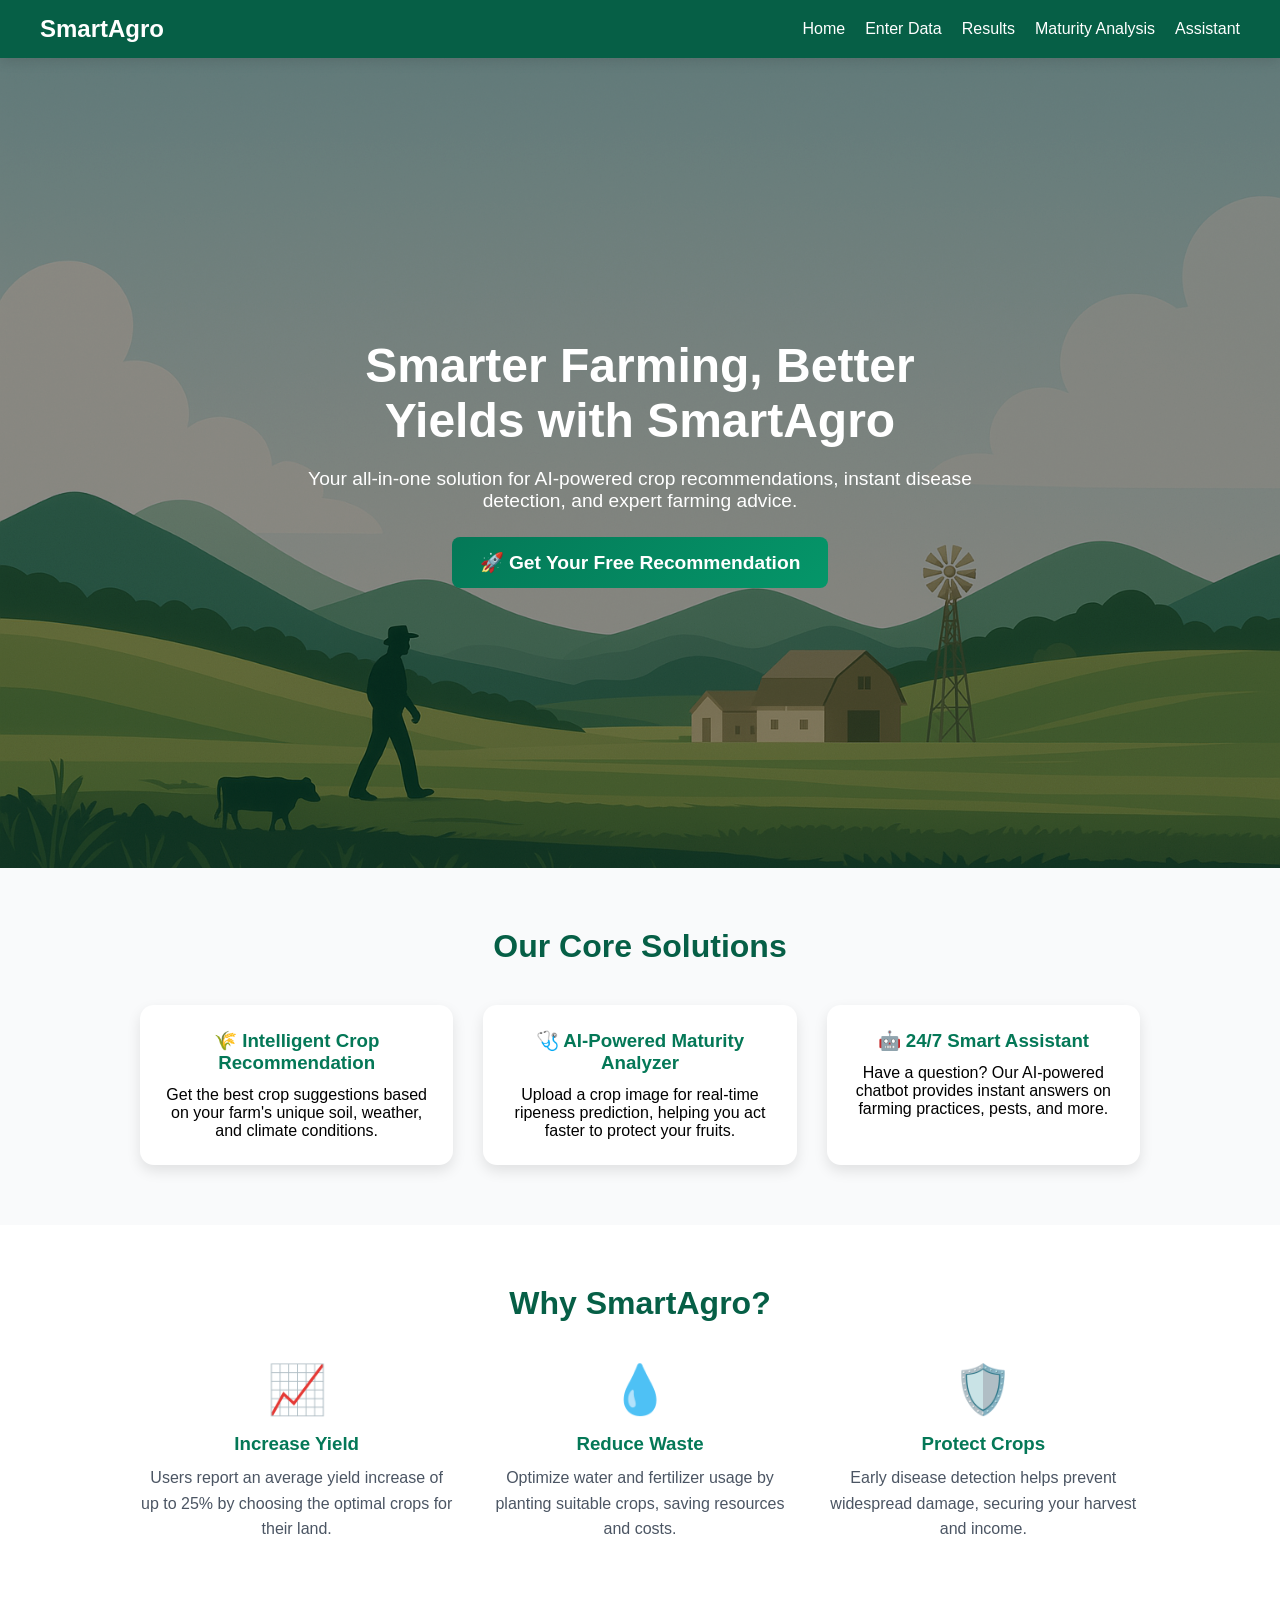
<file: frontend/index.html>
<!DOCTYPE html>
<html lang="en">
<head>
  <meta charset="UTF-8">
  <meta name="viewport" content="width=device-width, initial-scale=1.0">
  <title>SmartAgro — Home</title>
  <link rel="stylesheet" href="assets/style.css">
</head>

<body>

  <!-- NAVBAR -->
  <nav class="navbar">
    <div class="logo">SmartAgro</div>
    <div class="nav-links">
      <a href="index.html">Home</a>
      <a href="input.html">Enter Data</a>
      <a href="result.html">Results</a>
      <a href="disease.html">Maturity Analysis</a>
      <a href="chatbot.html">Assistant</a>
    </div>
  </nav>

  <!-- HERO -->
  <section class="hero">
    <div class="hero-content">
      <h1>Smarter Farming, Better Yields with SmartAgro</h1>
      <p>Your all-in-one solution for AI-powered crop recommendations, instant disease detection, and expert farming advice.</p>
      <a href="input.html" class="btn hero-btn">🚀 Get Your Free Recommendation</a>
    </div>
  </section>

  <!-- FEATURES -->
  <section class="features">
    <h2>Our Core Solutions</h2>
    <div class="feature-grid">

      <div class="feature-card">
        <h3>🌾 Intelligent Crop Recommendation</h3>
        <p>Get the best crop suggestions based on your farm's unique soil, weather, and climate conditions.</p>
      </div>

      <div class="feature-card">
        <h3>🩺 AI-Powered Maturity Analyzer</h3>
        <p>Upload a crop image for real-time ripeness prediction, helping you act faster to protect your fruits.</p>
      </div>

      <div class="feature-card">
        <h3>🤖 24/7 Smart Assistant</h3>
        <p>Have a question? Our AI-powered chatbot provides instant answers on farming practices, pests, and more.</p>
      </div>

    </div>
  </section>

  <!-- WHY US -->
  <section class="why-us">
    <h2>Why SmartAgro?</h2>
    <div class="why-us-grid">

      <div class="why-us-card">
        <div class="why-us-icon">📈</div>
        <h3>Increase Yield</h3>
        <p>Users report an average yield increase of up to 25% by choosing the optimal crops for their land.</p>
      </div>

      <div class="why-us-card">
        <div class="why-us-icon">💧</div>
        <h3>Reduce Waste</h3>
        <p>Optimize water and fertilizer usage by planting suitable crops, saving resources and costs.</p>
      </div>

      <div class="why-us-card">
        <div class="why-us-icon">🛡️</div>
        <h3>Protect Crops</h3>
        <p>Early disease detection helps prevent widespread damage, securing your harvest and income.</p>
      </div>

    </div>
  </section>

  <!-- FOOTER -->
  <footer>
    <p style="color: aliceblue;">© 2025 SmartAgro. All rights reserved. </p>
  </footer>

</body>
</html>
</file>
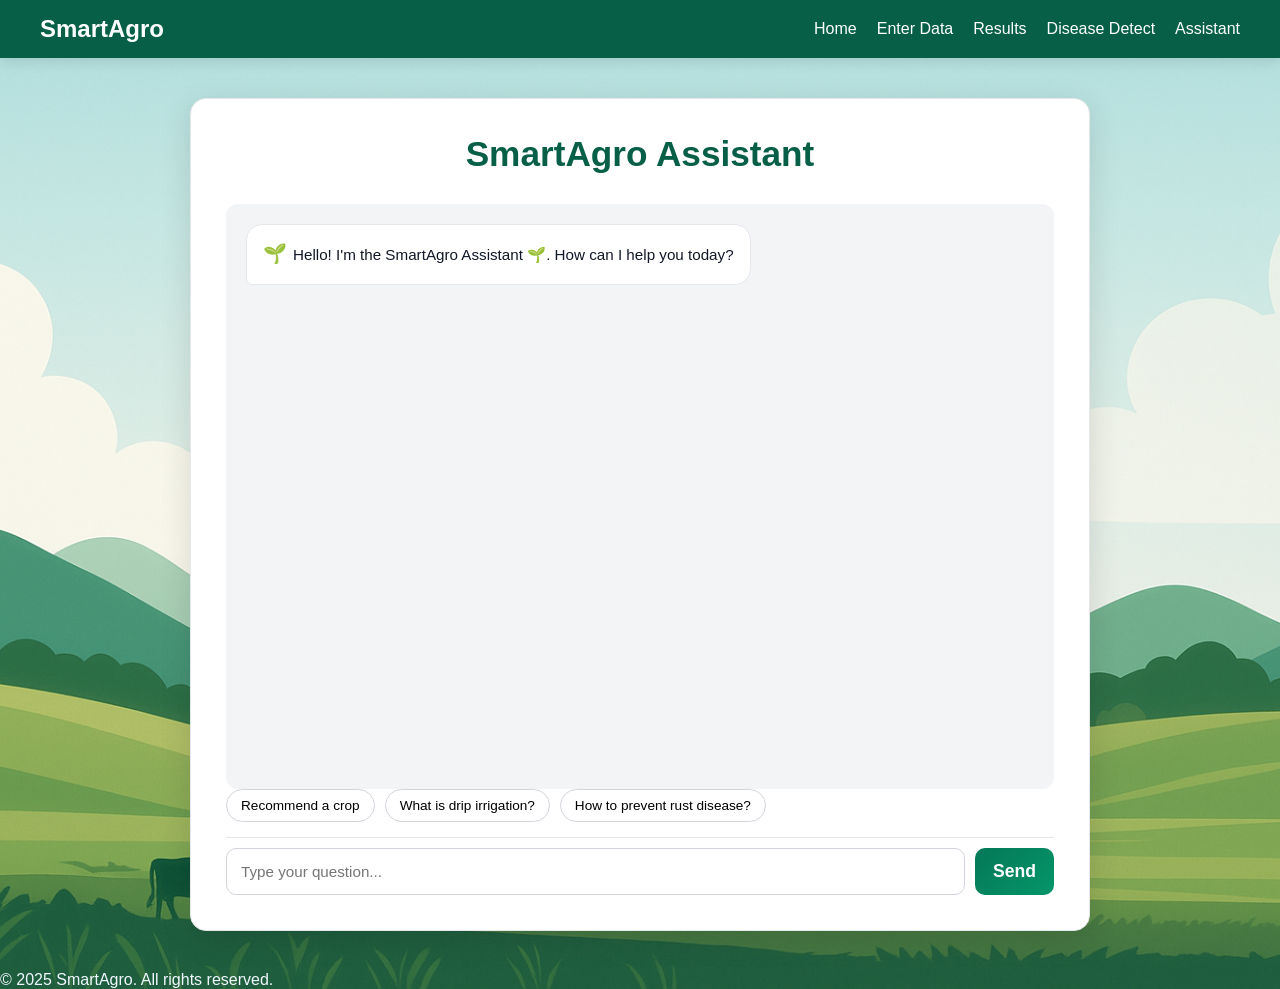
<file: frontend/chatbot.html>
<!DOCTYPE html>
<html lang="en">
<head>
  <meta charset="UTF-8">
  <meta name="viewport" content="width=device-width, initial-scale=1.0">
  <title>Smart Assistant — SmartAgro</title>
  <link rel="stylesheet" href="assets/style.css">
  <script src="chatbot.js" defer></script> <!-- ✅ JS connected -->
</head>

<body>
  <!-- NAVBAR -->
  <nav class="navbar">
    <div class="logo">SmartAgro</div>
    <div class="nav-links">
      <a href="index.html">Home</a>
      <a href="input.html">Enter Data</a>
      <a href="result.html">Results</a>
      <a href="disease.html">Disease Detect</a>
      <a href="chatbot.html">Assistant</a>
    </div>
  </nav>

  <!-- MAIN -->
  <div class="container">
    <h1>SmartAgro Assistant</h1>

    <!-- Chat Box -->
    <div class="chatbox" id="chatbox"></div>

    <!-- Suggestions -->
    <div class="suggestion-chips" id="suggestion-chips">
      <div class="chip">Recommend a crop</div>
      <div class="chip">What is drip irrigation?</div>
      <div class="chip">How to prevent rust disease?</div>
    </div>

    <!-- Input -->
    <form id="chat-form" class="chat-input">
      <input 
        type="text" 
        id="message-input" 
        placeholder="Type your question..." 
        required 
        autocomplete="off"
      >
      <button type="submit" class="btn">Send</button>
    </form>
  </div>

  <!-- FOOTER -->
  <footer>
    <p style="color: aliceblue;">© 2025 SmartAgro. All rights reserved.</p>
  </footer>
</body>
</html>
</file>
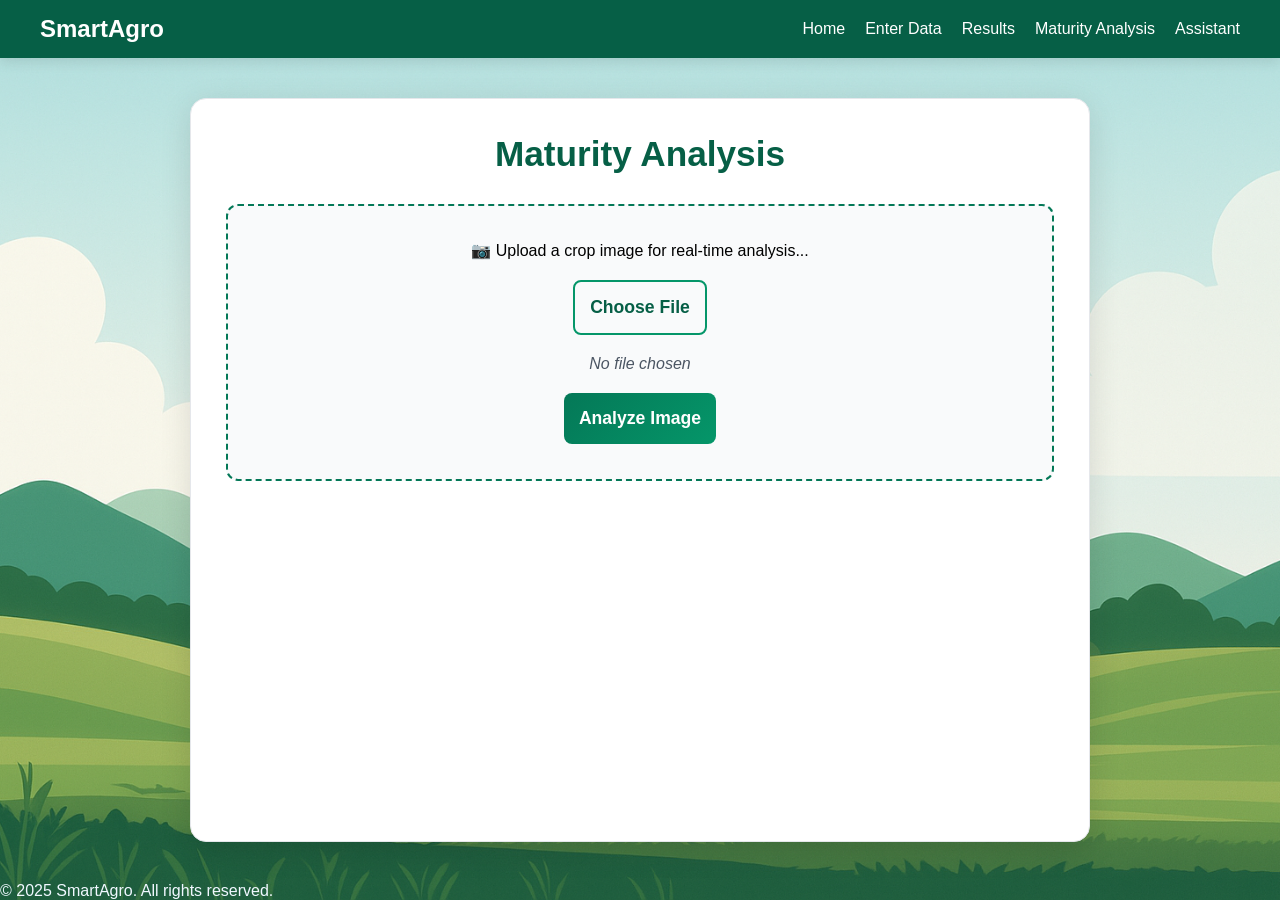
<file: frontend/disease.html>
<!DOCTYPE html>
<html lang="en">
<head>
  <meta charset="UTF-8">
  <meta name="viewport" content="width=device-width, initial-scale=1.0">
  <title>Maturity Analysis — SmartAgro</title>
  <link rel="stylesheet" href="assets/style.css">
</head>
<body>

  <!-- NAVBAR -->
  <nav class="navbar">
    <div class="logo">SmartAgro</div>
    <div class="nav-links">
      <a href="index.html">Home</a>
      <a href="input.html">Enter Data</a>
      <a href="result.html">Results</a>
      <a href="disease.html">Maturity Analysis</a>
      <a href="chatbot.html">Assistant</a>
    </div>
  </nav>

  <!-- MAIN -->
  <div class="container">
    <h1>Maturity Analysis</h1>

    <form id="disease-form" class="upload-box">
      <p>📷 Upload a crop image for real-time analysis...</p>

      <input type="file" id="image-input" accept="image/*" class="file-input">
      <label for="image-input" class="btn btn-secondary">Choose File</label>

      <span id="file-name">No file chosen</span>

      <button type="submit" class="btn">Analyze Image</button>
    </form>

    <div id="disease-result-container" style="display:none;"></div>
  </div>

  <!-- SCRIPT -->
  <script>
    const BACKEND = "http://127.0.0.1:8000";

    const diseaseForm = document.getElementById("disease-form");
    const imageInput = document.getElementById("image-input");
    const fileNameSpan = document.getElementById("file-name");
    const resultContainer = document.getElementById("disease-result-container");

    // Show file name
    imageInput.addEventListener("change", () => {
      fileNameSpan.textContent =
        imageInput.files.length > 0
          ? imageInput.files[0].name
          : "No file chosen";
    });

    // Submit
    diseaseForm.addEventListener("submit", async (e) => {
      e.preventDefault();

      const file = imageInput.files[0];
      if (!file) {
        alert("Please upload an image first!");
        return;
      }

      resultContainer.style.display = "block";
      resultContainer.innerHTML = `
        <div class="result-card">
          <p class="loading-text">Analyzing image, please wait...</p>
        </div>
      `;

      const formData = new FormData();
      formData.append("file", file);

      try {
        const res = await fetch(BACKEND + "/api/detect_disease", {
          method: "POST",
          body: formData
        });

        if (!res.ok) throw new Error("Failed");

        const data = await res.json();

        const diseaseName = data.prediction || "Unknown";
        const description = data.description || "Not available";
        const prevention = data.prevention || "Try again";

        resultContainer.innerHTML = `
          <div class="result-card">
            <div class="details-grid-disease">

              <div class="detail-item-disease main-prediction">
                <span class="detail-label">🔍 Analysis Result</span>
                <h2 class="disease-name ${
                  diseaseName.toLowerCase() === "healthy"
                    ? "healthy"
                    : "disease"
                }">${diseaseName}</h2>
              </div>

              <div class="detail-item-disease">
                <span class="detail-label">ℹ️ Description</span>
                <p>${description}</p>
              </div>

              <div class="detail-item-disease">
                <span class="detail-label">🛡️ Suggested Action</span>
                <p>${prevention}</p>
              </div>

            </div>
          </div>
        `;
      } catch (error) {
        resultContainer.innerHTML = `
          <div class="result-card empty-state">
            <p>Error: Could not analyze the image. Please try again.</p>
          </div>
        `;
      }
    });
  </script>

  <!-- FOOTER -->
  <footer>
    <p style="color: aliceblue;">© 2025 SmartAgro. All rights reserved.</p>
  </footer>

</body>
</html>
</file>
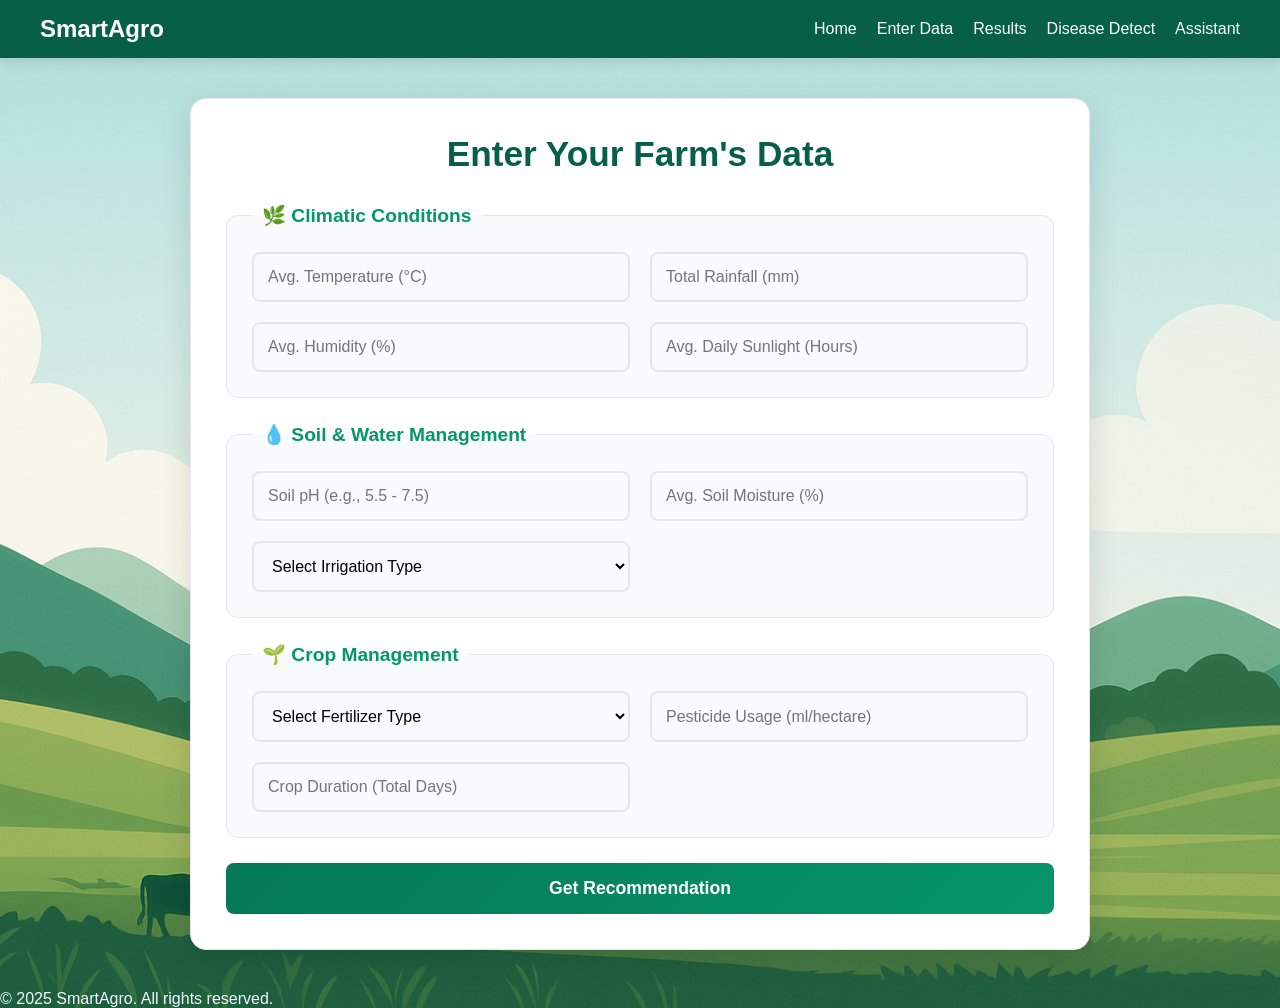
<file: frontend/input.html>
<!DOCTYPE html>
<html lang="en">
<head>
  <meta charset="UTF-8" />
  <meta name="viewport" content="width=device-width, initial-scale=1.0" />
  <title>Input Data — SmartAgro</title>
  <link rel="stylesheet" href="assets/style.css">
</head>

<body>

  <!-- NAVBAR -->
  <nav class="navbar">
    <div class="logo">SmartAgro</div>
    <div class="nav-links">
      <a href="index.html">Home</a>
      <a href="input.html">Enter Data</a>
      <a href="result.html">Results</a>
      <a href="disease.html">Disease Detect</a>
      <a href="chatbot.html">Assistant</a>
    </div>
  </nav>

  <!-- MAIN -->
  <main class="container">
    <h1>Enter Your Farm's Data</h1>

    <form id="input-form" class="farm-data-form">
      
      <!-- Climatic -->
      <fieldset class="form-group">
        <legend>🌿 Climatic Conditions</legend>
        <div class="form-grid">
          <input type="number" step="0.01" id="temperature_c" placeholder="Avg. Temperature (°C)" required>
          <input type="number" step="0.01" id="rainfall_mm" placeholder="Total Rainfall (mm)" required>
          <input type="number" step="0.01" id="humidity_percent" placeholder="Avg. Humidity (%)" required>
          <input type="number" step="0.01" id="sunlight_hours" placeholder="Avg. Daily Sunlight (Hours)" required>
        </div>
      </fieldset>

      <!-- Soil -->
      <fieldset class="form-group">
        <legend>💧 Soil & Water Management</legend>
        <div class="form-grid">
          <input type="number" step="0.01" id="soil_ph" placeholder="Soil pH (e.g., 5.5 - 7.5)" required>
          <input type="number" step="0.01" id="soil_moisture_percent" placeholder="Avg. Soil Moisture (%)" required>
          
          <select id="irrigation_type" required>
            <option value="" disabled selected>Select Irrigation Type</option>
            <option value="None">None / Rainfall</option>
            <option value="Drip">Drip</option>
            <option value="Sprinkler">Sprinkler</option>
          </select>
        </div>
      </fieldset>

      <!-- Crop -->
      <fieldset class="form-group">
        <legend>🌱 Crop Management</legend>
        <div class="form-grid">
          <select id="fertilizer_type" required>
            <option value="" disabled selected>Select Fertilizer Type</option>
            <option value="Organic">Organic</option>
            <option value="Inorganic">Inorganic</option>
            <option value="Mixed">Mixed</option>
          </select>

          <input type="number" step="0.01" id="pesticide_usage_ml" placeholder="Pesticide Usage (ml/hectare)" required>
          <input type="number" id="total_days" placeholder="Crop Duration (Total Days)" required>
        </div>
      </fieldset>

      <button type="submit" class="btn">Get Recommendation</button>
    </form>
  </main>

  <!-- SCRIPT -->
  <script>
    const BACKEND = "http://127.0.0.1:8000";

    document.getElementById('input-form').addEventListener('submit', async (e) => {
      e.preventDefault();

      const formData = {
        temperature_c: parseFloat(document.getElementById('temperature_c').value),
        soil_ph: parseFloat(document.getElementById('soil_ph').value),
        soil_moisture_percent: parseFloat(document.getElementById('soil_moisture_percent').value),
        rainfall_mm: parseFloat(document.getElementById('rainfall_mm').value),
        humidity_percent: parseFloat(document.getElementById('humidity_percent').value),
        sunlight_hours: parseFloat(document.getElementById('sunlight_hours').value),
        irrigation_type: document.getElementById('irrigation_type').value,
        fertilizer_type: document.getElementById('fertilizer_type').value,
        pesticide_usage_ml: parseFloat(document.getElementById('pesticide_usage_ml').value),
        total_days: parseInt(document.getElementById('total_days').value)
      };

      try {
        const button = e.target.querySelector('button[type="submit"]');
        button.textContent = 'Analyzing...';
        button.disabled = true;

        const res = await fetch(BACKEND + '/api/recommend_crop', {
          method: 'POST',
          headers: {'Content-Type': 'application/json'},
          body: JSON.stringify(formData)
        });

        const data = await res.json();

        if (res.ok) {
          const resultToSave = { ...data, inputs: formData };
          const history = JSON.parse(localStorage.getItem('predictionHistory')) || [];
          history.unshift(resultToSave);

          localStorage.setItem('predictionHistory', JSON.stringify(history.slice(0, 5)));

          window.location.href = 'result.html';
        } else {
          alert(data.detail || 'Prediction failed.');
          button.textContent = 'Get Recommendation';
          button.disabled = false;
        }

      } catch (error) {
        alert('Could not connect to the server.');

        const button = e.target.querySelector('button[type="submit"]');
        button.textContent = 'Get Recommendation';
        button.disabled = false;
      }
    });
  </script>

  <!-- FOOTER -->
  <footer>
    <p style="color: aliceblue;">© 2025 SmartAgro. All rights reserved.</p>
  </footer>

</body>
</html>
</file>
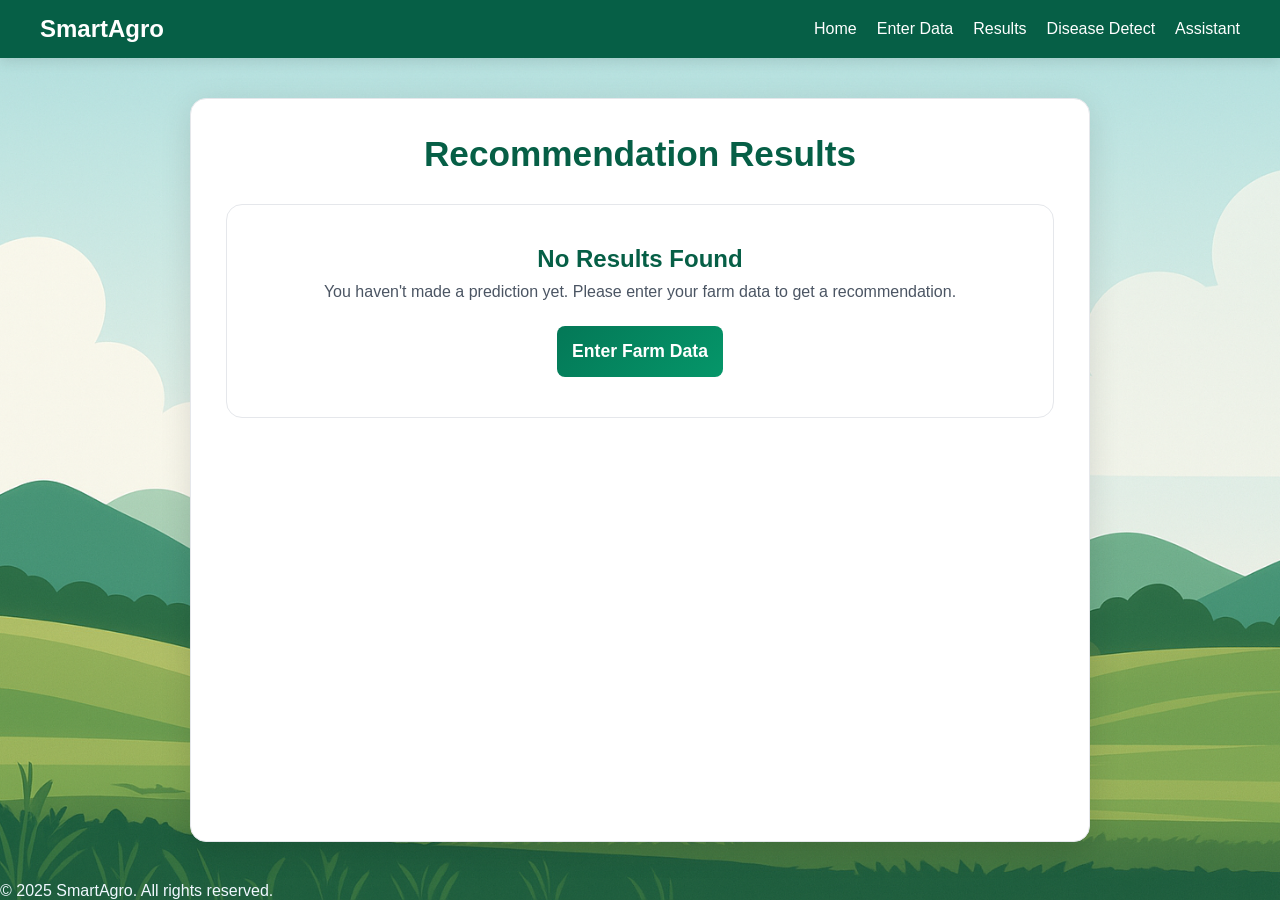
<file: frontend/result.html>
<!DOCTYPE html>
<html lang="en">
<head>
  <meta charset="UTF-8" />
  <meta name="viewport" content="width=device-width, initial-scale=1.0" />
  <title>Results — SmartAgro</title>
  <link rel="stylesheet" href="assets/style.css">
</head>

<body>

  <!-- NAVBAR -->
  <nav class="navbar">
    <div class="logo">SmartAgro</div>
    <div class="nav-links">
      <a href="index.html">Home</a>
      <a href="input.html">Enter Data</a>
      <a href="result.html">Results</a>
      <a href="disease.html">Disease Detect</a>
      <a href="chatbot.html">Assistant</a>
    </div>
  </nav>

  <!-- MAIN -->
  <main class="container">
    <h1>Recommendation Results</h1>

    <div id="main-action-container" class="main-action">
      <a href="input.html" class="btn">Get a New Recommendation</a>
    </div>

    <div id="results-container"></div>
  </main>

  <!-- SCRIPT -->
  <script>
    const mainActionContainer = document.getElementById('main-action-container');
    const resultsContainer = document.getElementById('results-container');
    const history = JSON.parse(localStorage.getItem('predictionHistory'));

    if (history && history.length > 0) {
      mainActionContainer.style.display = 'block';

      history.forEach((result, i) => {
        const confidencePercentage = result.confidence
          ? (result.confidence * 100).toFixed(1) + "%"
          : "N/A";

        const cardWrapper = document.createElement('div');
        cardWrapper.classList.add('result-card-wrapper');

        const latestClass = (i === 0) ? 'latest-result' : '';

        cardWrapper.innerHTML = `
          <div class="result-card ${latestClass}">
            
            <div class="result-header">
              <span class="result-label">Recommended Crop (Click name for info)</span>
              <a href="chatbot.html" class="crop-link" data-crop="${result.recommended_crop}">
                <h2 class="result-crop-name">🌾 ${result.recommended_crop}</h2>
              </a>
            </div>

            <div class="conditions-card">
              <h4 class="conditions-title">Based on these conditions:</h4>
              <div class="conditions-grid">
                <div class="condition-item">🌡️ Temp: <span>${result.inputs.temperature_c}°C</span></div>
                <div class="condition-item">💧 Rainfall: <span>${result.inputs.rainfall_mm} mm</span></div>
                <div class="condition-item">☀️ Sunlight: <span>${result.inputs.sunlight_hours} hrs</span></div>
                <div class="condition-item">💦 Humidity: <span>${result.inputs.humidity_percent}%</span></div>
                <div class="condition-item">🌱 Soil pH: <span>${result.inputs.soil_ph}</span></div>
                <div class="condition-item">💧 Soil Moisture: <span>${result.inputs.soil_moisture_percent}%</span></div>
              </div>
            </div>

            <div class="details-grid">
              <div class="detail-item">
                <span class="detail-label">📊 Confidence Score</span>
                <p class="confidence-badge">${confidencePercentage}</p>
              </div>

              <div class="detail-item">
                <span class="detail-label">📈 Predicted Yield</span>
                <p>${result.predicted_yield_kg_per_hectare || 'N/A'} kg/hectare</p>
              </div>

              <div class="detail-item">
                <span class="detail-label">📅 Estimated Sowing Date</span>
                <p>${result.sowing_date || "Not Provided"}</p>
              </div>

              <div class="detail-item">
                <span class="detail-label">📅 Estimated Harvest Date</span>
                <p>${result.harvest_date || "Not Provided"}</p>
              </div>
            </div>

          </div>
        `;

        resultsContainer.appendChild(cardWrapper);
      });

      resultsContainer.addEventListener('click', (e) => {
        const link = e.target.closest('.crop-link');
        if (link) {
          e.preventDefault();
          const cropName = link.dataset.crop;

          localStorage.setItem(
            'chatbotQuery',
            `Give me a basic guide to growing ${cropName}.`
          );

          window.location.href = link.href;
        }
      });

    } else {
      mainActionContainer.style.display = 'none';

      resultsContainer.innerHTML = `
        <div class="result-card empty-state">
          <h3>No Results Found</h3>
          <p>You haven't made a prediction yet. Please enter your farm data to get a recommendation.</p>
          <a href="input.html" class="btn">Enter Farm Data</a>
        </div>
      `;
    }
  </script>

  <!-- FOOTER -->
  <footer>
    <p style="color: aliceblue;">© 2025 SmartAgro. All rights reserved.</p>
  </footer>

</body>
</html>
</file>
<file: frontend/assets/style.css>
/* ==========================================================================
   1. General & Body Styles
   ========================================================================== */
* {
  margin: 0;
  padding: 0;
  box-sizing: border-box;
  font-family: "Segoe UI", Tahoma, Geneva, Verdana, sans-serif;
}

body {
  min-height: 100vh;
  background: url("bg.png") no-repeat center center/cover;
  display: flex;
  flex-direction: column;
  min-height: 100vh;
  display: flex;
  flex-direction: column;
  overflow-x: hidden;   
}


/* ==========================================================================
   2. Navbar
   ========================================================================== */
.navbar {
  background: #065f46;
  display: flex;
  justify-content: space-between;
  align-items: center;
  padding: 15px 40px;
  box-shadow: 0 4px 12px rgba(0, 0, 0, 0.1);
  position: sticky;
  top: 0;
  z-index: 1000;
}

.navbar .logo {
  font-size: 1.5rem;
  font-weight: bold;
  color: #ffffff;
}

.navbar .nav-links {
  display: flex;
  align-items: center;
}

.navbar .nav-links a {
  text-decoration: none;
  color: #ffffff;
  margin-left: 20px;
  font-weight: 500;
  transition: all 0.3s ease;
}

.navbar .nav-links a:hover {
  color: #97bc10ff;
  border-bottom: 2px solid #97bc10ff;
  padding-bottom: 2px;
}

.language-selector {
  margin-left: 20px;
  background-color: #059669;
  color: white;
  border: 1px solid #34d399;
  border-radius: 6px;
  padding: 5px 8px;
  font-size: 0.9rem;
  cursor: pointer;
}
.language-selector:focus {
  outline: none;
}

/* ==========================================================================
   3. Main Content Container (Used on all pages)
   ========================================================================== */
.container {
  flex: 1;
  width: 100%;
  max-width: 900px;
  margin: 40px auto;
  background: #ffffff;
  padding: 35px;
  border-radius: 16px;
  box-shadow: 0 8px 32px rgba(0, 0, 0, 0.12);
  border: 1px solid #e5e7eb;
}

.container h1 {
  text-align: center;
  margin-bottom: 30px;
  font-size: 2.2rem;
  color: #065f46;
}

/* ==========================================================================
   4. Buttons
   ========================================================================== */
.btn {
  padding: 15px;
  background: linear-gradient(135deg, #047857, #059669);
  color: white;
  font-weight: bold;
  font-size: 1.1rem;
  border: none;
  border-radius: 8px;
  cursor: pointer;
  transition: all 0.3s ease;
  text-decoration: none;
  text-align: center;
  display: inline-block;
}

.btn:hover:not(:disabled) {
  background: linear-gradient(135deg, #065f46, #047857);
  transform: translateY(-3px);
  box-shadow: 0 8px 15px rgba(0, 0, 0, 0.15);
}

.btn:disabled {
  background: #9ca3af;
  cursor: not-allowed;
  transform: translateY(0);
  box-shadow: none;
}

.btn-secondary {
  background: transparent;
  color: #065f46;
  border: 2px solid #059669;
}

.btn-secondary:hover {
  background: #f0fdf4;
  transform: translateY(-3px);
  box-shadow: 0 6px 14px rgba(0, 0, 0, 0.08);
}

/* ==========================================================================
   5. Index Page Specifics
   ========================================================================== */
.hero {
  min-height: 90vh;
  background: url("bg.png") no-repeat center center/cover;
  display: flex;
  align-items: center;
  justify-content: center;
  text-align: center;
  color: white;
  position: relative;
}
.hero::after {
  content: "";
  position: absolute;
  top: 0; left: 0; right: 0; bottom: 0;
  background: rgba(0, 0, 0, 0.45);
}
.hero-content {
  position: relative;
  max-width: 700px;
  z-index: 2;
}
.hero-content h1 {
  font-size: 3rem;
  margin-bottom: 20px;
  color: #fff; /* Override .container h1 color */
}
.hero-content h1 span {
  color: #34d399;
}
.hero-content p {
  font-size: 1.2rem;
  margin-bottom: 25px;
}
.hero-btn {
  font-size: 1.2rem;
  padding: 14px 28px;
}

.features, .why-us, .testimonials {
  padding: 60px 20px;
  text-align: center;
}
.features h2, .why-us h2, .testimonials h2 {
  font-size: 2rem;
  margin-bottom: 40px;
  color: #065f46;
}

.features { background: #f9fafb; }
.why-us { background: #ffffff; }
.testimonials { background: #f9fafb; }

.feature-grid, .why-us-grid, .testimonial-grid {
  display: grid;
  gap: 30px;
  max-width: 1000px;
  margin: 0 auto;
}
.feature-grid { grid-template-columns: repeat(auto-fit, minmax(250px, 1fr)); }
.why-us-grid { grid-template-columns: repeat(auto-fit, minmax(250px, 1fr)); }
.testimonial-grid { grid-template-columns: repeat(auto-fit, minmax(300px, 1fr)); }


.feature-card {
  background: white;
  padding: 25px;
  border-radius: 14px;
  box-shadow: 0 6px 14px rgba(0, 0, 0, 0.1);
  transition: all 0.3s ease;
}
.feature-card:hover {
  transform: translateY(-5px);
  box-shadow: 0 10px 20px rgba(0, 0, 0, 0.15);
}
.feature-card h3 {
  color: #047857;
  margin-bottom: 12px;
}

.why-us-icon { font-size: 3rem; margin-bottom: 15px; }
.why-us-card h3 { color: #047857; margin-bottom: 10px; }
.why-us-card p { color: #4b5563; line-height: 1.6; }

.testimonial-card {
  background-color: #ffffff;
  padding: 30px;
  border-radius: 16px;
  box-shadow: 0 6px 20px rgba(0, 0, 0, 0.08);
  border-top: 4px solid #34d399;
}
.testimonial-quote {
  font-style: italic;
  color: #374151;
  line-height: 1.7;
  margin-bottom: 20px;
}
.testimonial-author { font-weight: bold; color: #059669; }


/* ==========================================================================
   6. Input Page Specifics
   ========================================================================== */
.farm-data-form {
  display: flex;
  flex-direction: column;
  gap: 25px;
}
.form-group {
  padding: 25px;
  border: 1px solid #e5e7eb;
  border-radius: 12px;
  background-color: #f9fafb;
}
.form-group legend {
  padding: 0 10px;
  font-weight: bold;
  font-size: 1.2rem;
  color: #059669;
}
.form-grid {
  display: grid;
  grid-template-columns: 1fr 1fr;
  gap: 20px;
}
.form-grid .btn { grid-column: span 2; }

.form-grid input,
.form-grid select {
  padding: 14px;
  border: 2px solid #e5e7eb;
  border-radius: 8px;
  font-size: 1rem;
  background-color: #f9fafb;
  transition: all 0.2s ease-in-out;
}

.form-grid input:focus,
.form-grid select:focus {
  border-color: #059669;
  background-color: #ffffff;
  outline: none;
  box-shadow: 0 0 0 3px rgba(16, 185, 129, 0.2);
}

.form-grid input:required:valid,
.form-grid select:required:valid {
  border-color: #10b981;
}

.location-container {
  display: flex;
  gap: 10px;
  align-items: center;
  margin-bottom: 20px;
  flex-wrap: wrap;
}
.location-container input {
  flex: 1;
}
.location-container button {
  white-space: nowrap;
}
#location-status {
  width: 100%;
  text-align: center;
  color: #059669;
  font-weight: bold;
}


/* ==========================================================================
   7. Result & Disease Page Specifics
   ========================================================================== */
.main-action { text-align: center; margin-bottom: 30px; }
.result-card-wrapper { margin-bottom: 25px; }
.result-card {
  background: #ffffff;
  border-radius: 16px;
  padding: 30px 35px;
  border: 1px solid #e5e7eb;
  text-align: left;
}
.result-card.latest-result {
  position: relative;
  border-color: #34d399;
}
.result-card.latest-result::before {
  content: 'Latest Result';
  position: absolute;
  top: -15px;
  left: 50%;
  transform: translateX(-50%);
  background-color: #059669;
  color: white;
  padding: 5px 15px;
  border-radius: 20px;
  font-size: 0.8rem;
  font-weight: bold;
  box-shadow: 0 2px 8px rgba(0, 0, 0, 0.15);
}
.result-header { border-bottom: 1px solid #f0f0f0; padding-bottom: 20px; margin-bottom: 20px; }
.result-label { font-size: 0.9rem; color: #6b7280; margin-bottom: 8px; display: block; }
.result-crop-name { font-size: 2.5rem; color: #065f46; font-weight: bold; margin: 0; }
a.crop-link { text-decoration: none; color: inherit; transition: opacity 0.2s ease; }
a.crop-link:hover { opacity: 0.8; }

.details-grid {
  display: grid;
  grid-template-columns: repeat(auto-fit, minmax(200px, 1fr));
  gap: 25px;
  margin-top: 25px;
}
.detail-item p { font-size: 1.1rem; font-weight: 500; color: #111827; margin-top: 5px; }
.confidence-badge {
  display: inline-block;
  background-color: #dcfce7;
  color: #166534;
  padding: 6px 12px;
  border-radius: 20px;
  font-weight: bold !important;
}

.conditions-card { background-color: #f9fafb; border-radius: 12px; padding: 15px 20px; margin-top: 20px; border: 1px solid #f0f0f0; }
.conditions-title { color: #065f46; margin: 0 0 15px 0; font-size: 1rem; text-align: center; }
.conditions-grid { display: grid; grid-template-columns: repeat(auto-fit, minmax(150px, 1fr)); gap: 10px; }
.condition-item { color: #4b5563; font-size: 0.9rem; }
.condition-item span { font-weight: bold; color: #1f2937; }

.upload-box {
  display: flex;
  flex-direction: column;
  align-items: center;
  gap: 20px;
  padding: 35px;
  border: 2px dashed #047857;
  border-radius: 12px;
  background: #f9fafb;
}
.upload-box:hover { background: #ecfdf5; }
.file-input { display: none; }
#file-name { color: #4b5563; font-style: italic; }

.details-grid-disease { display: grid; grid-template-columns: 1fr 1fr; gap: 30px; text-align: left; }
.detail-item-disease { padding: 20px; background-color: #f9fafb; border-radius: 12px; border: 1px solid #f0f0f0; }
.detail-item-disease .detail-label { font-size: 0.9rem; color: #6b7280; margin-bottom: 8px; display: block; font-weight: bold; }
.detail-item-disease p { color: #374151; line-height: 1.6; }
.main-prediction { grid-column: span 2; text-align: center; background-color: #f0fdf4; border-color: #a7f3d0; }
.disease-name { font-size: 2rem; font-weight: bold; margin: 5px 0 0 0; }
.disease-name.healthy { color: #166534; }
.disease-name.disease { color: #b91c1c; }

.loading-text { text-align: center; color: #4b5563; padding: 20px; font-size: 1.1rem; }
.empty-state { text-align: center; padding: 40px; }
.empty-state h3 { font-size: 1.5rem; color: #065f46; margin-bottom: 10px; }
.empty-state p { color: #4b5563; margin-bottom: 25px; }


/* ==========================================================================
   8. Chatbot Page Specifics
   ========================================================================== */
/* ==========================================================================  
   8. Chatbot Page (ChatGPT Style UI)  
   ========================================================================== */

.chatbox {
  flex: 1;
  height: 65vh;
  max-height: 600px;
  overflow-y: auto;
  overflow-x: hidden;
  padding: 20px;
  border-radius: 12px;
  background: #f3f4f6;
  display: flex;
  flex-direction: column;
  gap: 18px;
  scroll-behavior: smooth;
}

/* Chat Bubble Base */
.chat {
  max-width: 85%;
  padding: 14px 16px;
  border-radius: 16px;
  font-size: 0.95rem;
  line-height: 1.6;
  word-wrap: break-word;
  overflow-wrap: break-word;
  word-break: break-word;
  white-space: pre-wrap;
  animation: fadeIn 0.2s ease-in-out;
}

/* User Message */
.chat.user {
  align-self: flex-end;
  background: linear-gradient(135deg, #059669, #047857);
  color: #ffffff;
  border-bottom-right-radius: 6px;
}

/* Bot Message */
.chat.bot {
  align-self: flex-start;
  background: #ffffff;
  color: #111827;
  border: 1px solid #e5e7eb;
  border-bottom-left-radius: 6px;
}

/* Optional Bot Avatar */
.chat.bot::before {
  content: "🌱";
  font-size: 1.2rem;
  margin-right: 6px;
}

/* Smooth Fade */
@keyframes fadeIn {
  from {
    opacity: 0;
    transform: translateY(8px);
  }
  to {
    opacity: 1;
    transform: translateY(0);
  }
}

/* Suggestion Chips */
.suggestion-chips {
  display: flex;
  flex-wrap: wrap;
  gap: 10px;
  margin-bottom: 15px;
}

.chip {
  background: #ffffff;
  border: 1px solid #d1d5db;
  padding: 8px 14px;
  border-radius: 20px;
  font-size: 0.85rem;
  cursor: pointer;
  transition: all 0.2s ease;
}

.chip:hover {
  background: #ecfdf5;
  border-color: #059669;
}

/* Loading Dots */
.loading-indicator span {
  display: inline-block;
  width: 8px;
  height: 8px;
  margin: 0 2px;
  border-radius: 50%;
  background: #9ca3af;
  animation: bounce 1.4s infinite ease-in-out both;
}

.loading-indicator span:nth-child(1) { animation-delay: -0.32s; }
.loading-indicator span:nth-child(2) { animation-delay: -0.16s; }

@keyframes bounce {
  0%, 80%, 100% { transform: scale(0); }
  40% { transform: scale(1); }
}

/* Chat Input (Sticky Like ChatGPT) */
.chat-input {
  display: flex;
  gap: 10px;
  padding-top: 10px;
  border-top: 1px solid #e5e7eb;
}

.chat-input input {
  flex: 1;
  padding: 14px;
  border-radius: 10px;
  border: 1px solid #d1d5db;
  font-size: 0.95rem;
  background: #ffffff;
  transition: all 0.2s ease;
}

.chat-input input:focus {
  border-color: #059669;
  outline: none;
  box-shadow: 0 0 0 2px rgba(16, 185, 129, 0.2);
}

/* Send Button */
.chat-input .btn {
  padding: 12px 18px;
  border-radius: 10px;
}

/* Scrollbar Styling */
.chatbox::-webkit-scrollbar {
  width: 6px;
}

.chatbox::-webkit-scrollbar-thumb {
  background: #9ca3af;
  border-radius: 10px;
}

/* ================= MOBILE ================= */
@media (max-width: 768px) {
  .chatbox {
    height: 60vh;
  }

  .chat {
    max-width: 95%;
    font-size: 0.9rem;
  }

  .chat-input input {
    padding: 10px;
    font-size: 0.9rem;
  }

  .chat-input .btn {
    padding: 10px;
  }
}
</file>
